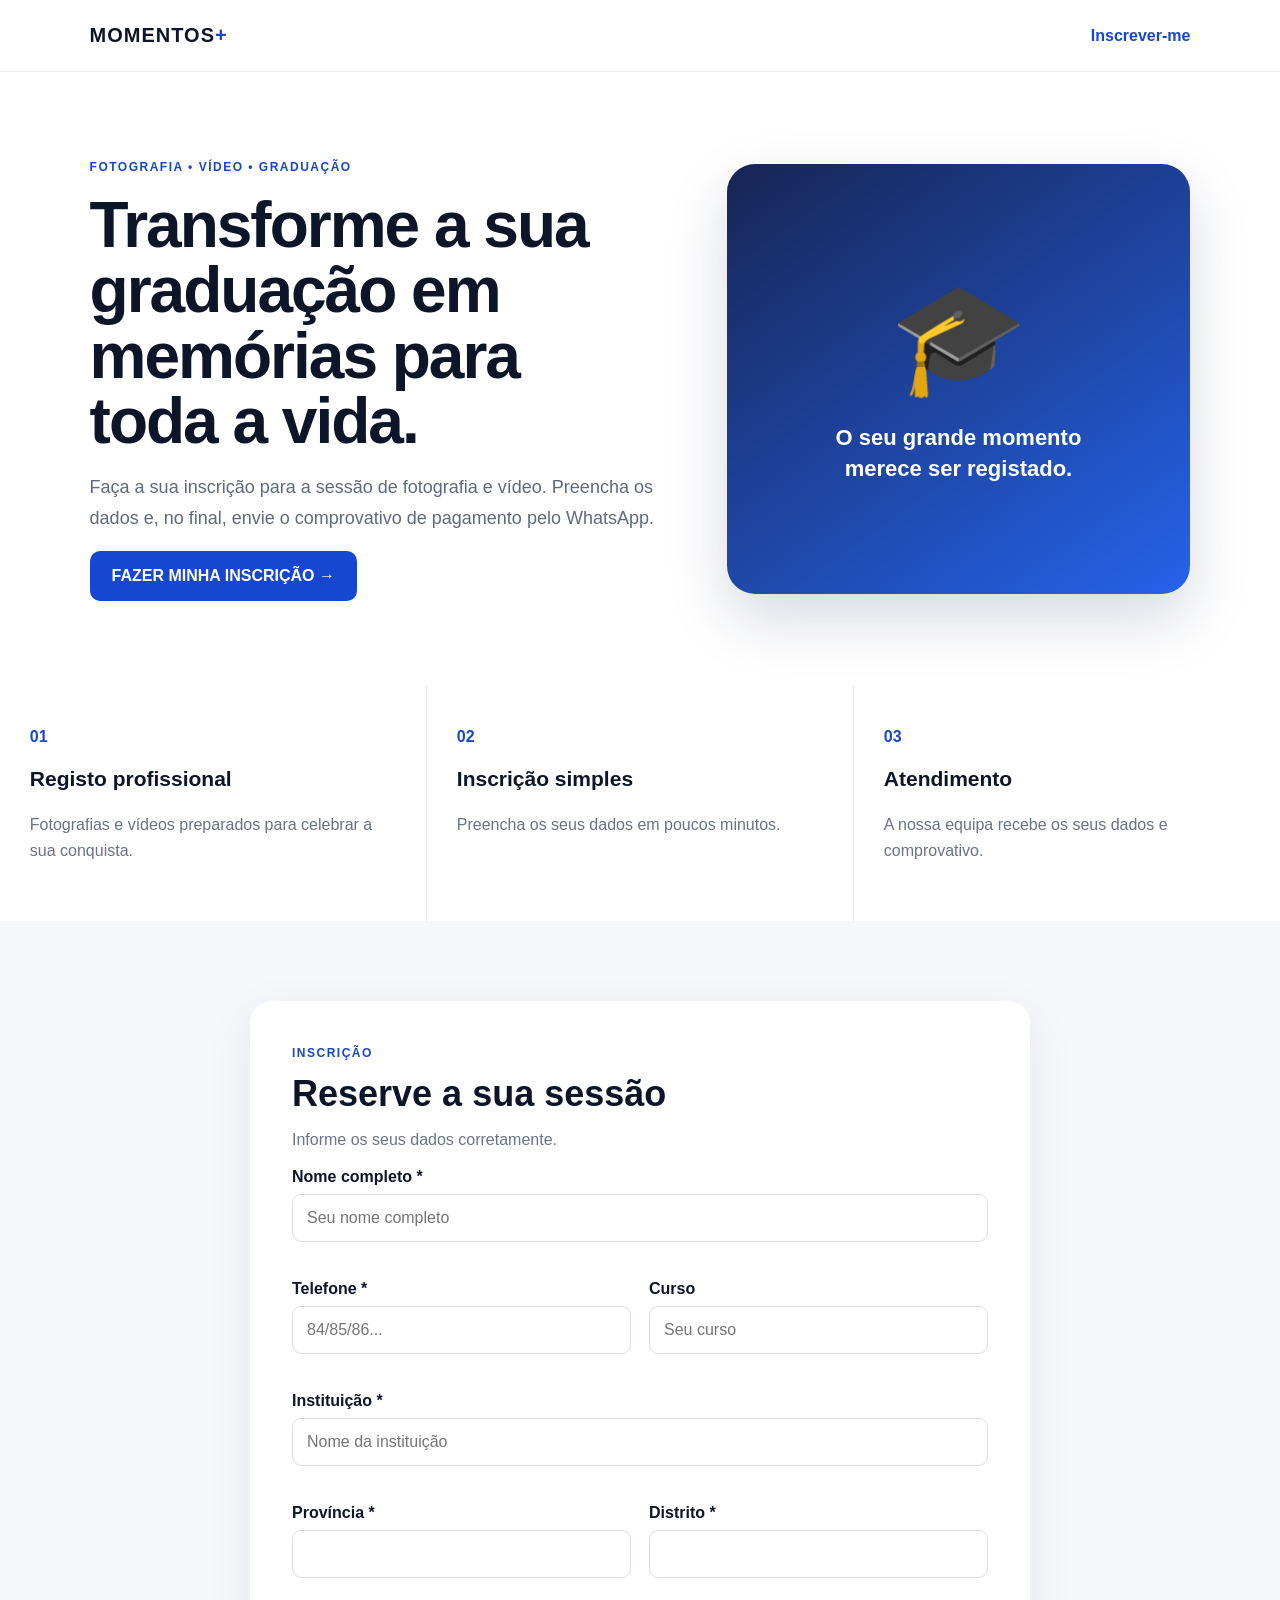
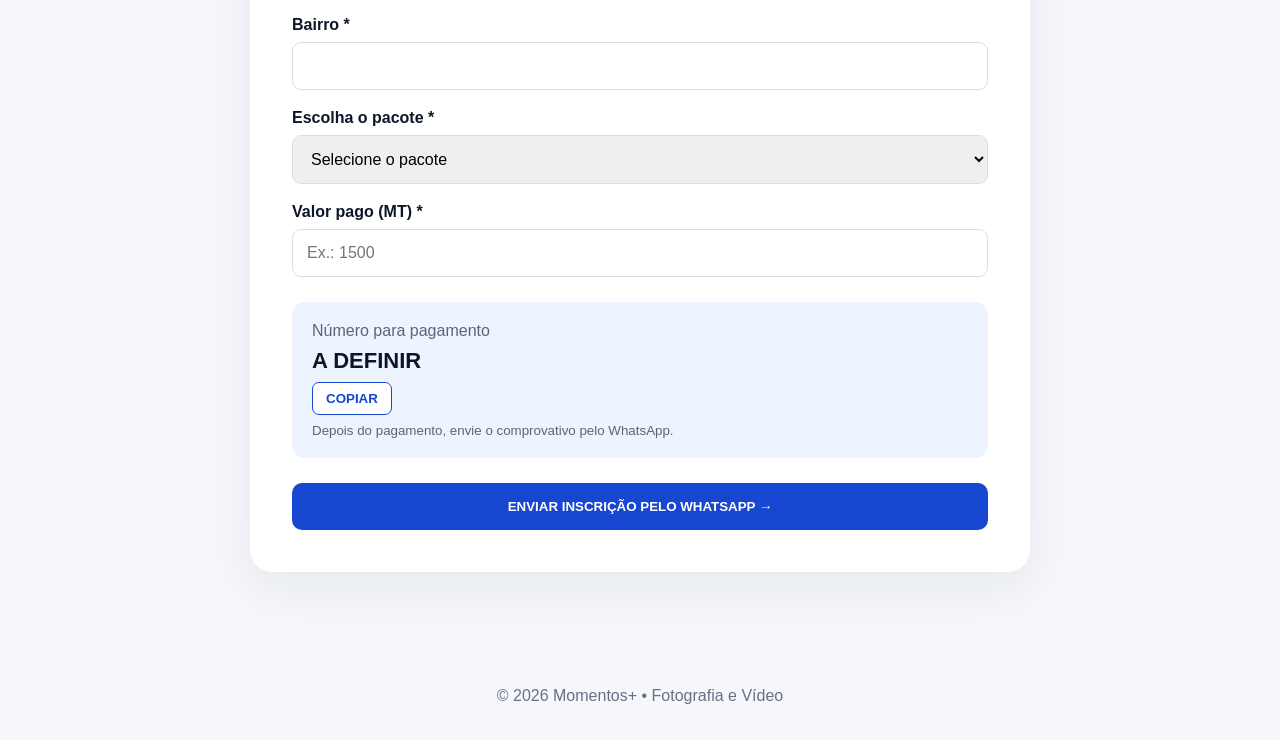
<file: index.html>
<!doctype html><html lang="pt"><head><meta charset="UTF-8"><meta name="viewport" content="width=device-width,initial-scale=1"><title>Memórias de Graduação</title><link rel="stylesheet" href="style.css"></head><body>
<header><div class="logo">MOMENTOS<span>+</span></div><a href="#formulario">Inscrever-me</a></header>
<section class="hero"><div class="hero-copy"><span class="tag">FOTOGRAFIA • VÍDEO • GRADUAÇÃO</span><h1>Transforme a sua graduação em memórias para toda a vida.</h1><p>Faça a sua inscrição para a sessão de fotografia e vídeo. Preencha os dados e, no final, envie o comprovativo de pagamento pelo WhatsApp.</p><a class="primary" href="#formulario">FAZER MINHA INSCRIÇÃO →</a></div><div class="visual"><div class="cap">🎓</div><b>O seu grande momento<br>merece ser registado.</b></div></section>
<section class="benefits"><div><b>01</b><h3>Registo profissional</h3><p>Fotografias e vídeos preparados para celebrar a sua conquista.</p></div><div><b>02</b><h3>Inscrição simples</h3><p>Preencha os seus dados em poucos minutos.</p></div><div><b>03</b><h3>Atendimento</h3><p>A nossa equipa recebe os seus dados e comprovativo.</p></div></section>
<section id="formulario" class="form-section"><div class="form-card"><span class="tag">INSCRIÇÃO</span><h2>Reserve a sua sessão</h2><p>Informe os seus dados corretamente.</p><form id="form">
<label>Nome completo *<input name="name" required placeholder="Seu nome completo"></label>
<div class="two"><label>Telefone *<input name="phone" required placeholder="84/85/86..."></label><label>Curso<input name="course" placeholder="Seu curso"></label></div>
<label>Instituição *<input name="institution" required placeholder="Nome da instituição"></label>
<div class="two"><label>Província *<input name="province" required></label><label>Distrito *<input name="district" required></label></div>
<label>Bairro *<input name="neighborhood" required></label>
<label>Escolha o pacote *<select name="package" required><option value="">Selecione o pacote</option><option>Fotografia</option><option>Vídeo</option><option>Fotografia + Vídeo</option></select></label>
<label>Valor pago (MT) *<input name="amount" type="number" min="1" required placeholder="Ex.: 1500"></label>
<div class="pay"><span>Número para pagamento</span><strong id="paymentNumber">A DEFINIR</strong><button type="button" id="copy">COPIAR</button><small>Depois do pagamento, envie o comprovativo pelo WhatsApp.</small></div>
<button class="primary full" type="submit">ENVIAR INSCRIÇÃO PELO WHATSAPP →</button></form></div></section><footer>© 2026 Momentos+ • Fotografia e Vídeo</footer><script src="app.js"></script></body></html>
</file>
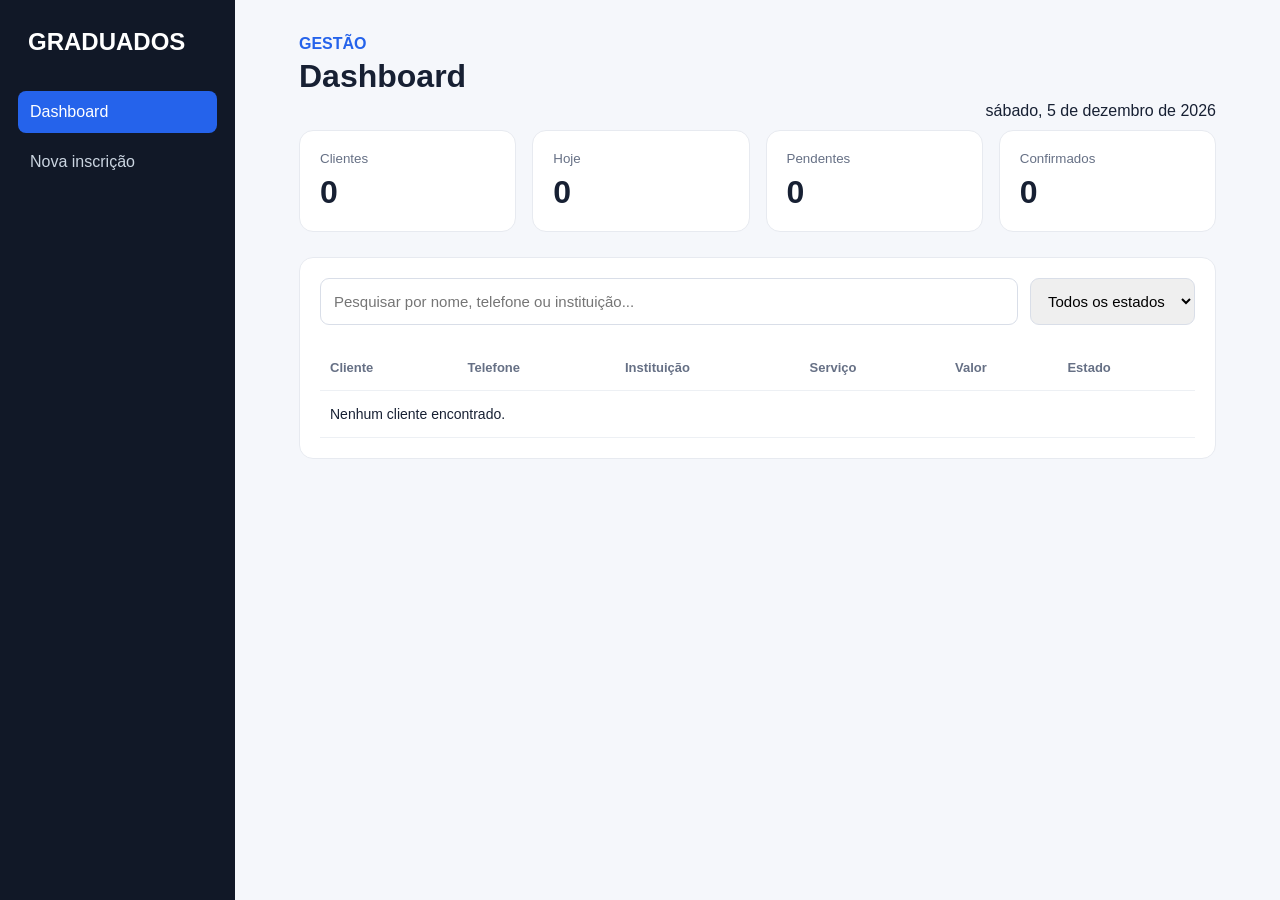
<file: dashboard.html>
<!doctype html><html lang="pt"><head><meta charset="UTF-8"><meta name="viewport" content="width=device-width,initial-scale=1"><title>Dashboard — Graduados</title><link rel="stylesheet" href="dashboard.css"></head><body><aside><h2>GRADUADOS</h2><nav><a class="active" href="dashboard.html">Dashboard</a><a href="index.html">Nova inscrição</a></nav></aside><main><header><div><p>GESTÃO</p><h1>Dashboard</h1></div><span id="date"></span></header><section class="stats"><div><small>Clientes</small><b id="clients">0</b></div><div><small>Hoje</small><b id="today">0</b></div><div><small>Pendentes</small><b id="pending">0</b></div><div><small>Confirmados</small><b id="confirmed">0</b></div></section><section class="panel"><div class="tools"><input id="search" placeholder="Pesquisar por nome, telefone ou instituição..."><select id="status"><option value="">Todos os estados</option><option>Pendente</option><option>Confirmado</option><option>Concluído</option></select></div><div class="table-wrap"><table><thead><tr><th>Cliente</th><th>Telefone</th><th>Instituição</th><th>Serviço</th><th>Valor</th><th>Estado</th></tr></thead><tbody id="rows"></tbody></table></div></section></main><script src="dashboard.js"></script></body></html>
</file>
<file: style.css>
:root{--blue:#1746d1;--dark:#0d1628;--light:#f5f7fb}*{box-sizing:border-box}html{scroll-behavior:smooth}body{margin:0;font-family:Inter,Arial,sans-serif;color:var(--dark);background:var(--light)}header{height:72px;background:#fff;border-bottom:1px solid #e8ebf2;display:flex;align-items:center;justify-content:space-between;padding:0 7%;position:sticky;top:0;z-index:10}.logo{font-weight:900;font-size:20px;letter-spacing:1px}.logo span{color:var(--blue)}header a{color:var(--blue);font-weight:800;text-decoration:none}.hero{padding:85px 7%;min-height:600px;display:grid;grid-template-columns:1.1fr .9fr;gap:70px;align-items:center;background:#fff}.tag{color:var(--blue);font-weight:900;letter-spacing:1.5px;font-size:12px}.hero h1{font-size:clamp(40px,5vw,68px);line-height:1.02;letter-spacing:-2px;margin:18px 0}.hero p{font-size:18px;line-height:1.7;color:#5e6a7e;max-width:650px}.primary{display:inline-block;background:var(--blue);color:#fff;text-decoration:none;border:0;border-radius:10px;padding:16px 22px;font-weight:900;cursor:pointer}.visual{height:430px;border-radius:28px;background:linear-gradient(145deg,#172554,#2563eb);display:flex;flex-direction:column;align-items:center;justify-content:center;color:#fff;text-align:center;box-shadow:0 25px 60px #1725542b}.cap{font-size:110px;margin-bottom:20px}.visual b{font-size:22px;line-height:1.4}.benefits{display:grid;grid-template-columns:repeat(3,1fr);gap:1px;background:#e4e8f0}.benefits div{background:#fff;padding:42px 7%}.benefits b{color:var(--blue)}.benefits h3{font-size:21px}.benefits p{color:#687386;line-height:1.6}.form-section{padding:80px 6%}.form-card{background:#fff;max-width:780px;margin:auto;padding:42px;border-radius:22px;box-shadow:0 15px 50px #11182712}.form-card h2{font-size:36px;margin:12px 0 5px}.form-card>p{color:#697586}.two{display:grid;grid-template-columns:1fr 1fr;gap:18px}label{display:block;font-weight:800;margin:19px 0}input,select{width:100%;padding:14px;margin-top:8px;border:1px solid #d9dee8;border-radius:9px;font-size:16px;outline:none}input:focus,select:focus{border-color:var(--blue)}.pay{background:#edf4ff;border-radius:13px;padding:20px;margin:25px 0;display:grid;gap:8px}.pay span,.pay small{color:#596579}.pay strong{font-size:22px}.pay button{width:max-content;padding:8px 13px;background:#fff;border:1px solid var(--blue);color:var(--blue);border-radius:7px;font-weight:800;cursor:pointer}.full{width:100%;text-align:center}footer{text-align:center;padding:35px;color:#667085}@media(max-width:800px){.hero{grid-template-columns:1fr;padding:60px 6%;gap:35px}.visual{height:300px}.benefits{grid-template-columns:1fr}.two{grid-template-columns:1fr}.form-card{padding:25px}header{padding:0 5%}}
</file>
<file: dashboard.css>
*{box-sizing:border-box}body{margin:0;background:#f5f7fb;color:#172033;font-family:Inter,Arial,sans-serif;display:flex}aside{width:235px;min-height:100vh;background:#111827;color:white;padding:28px 18px;position:fixed}aside h2{margin:0 10px 35px}nav{display:grid;gap:8px}nav a{color:#cbd5e1;text-decoration:none;padding:12px;border-radius:8px}nav a.active,nav a:hover{background:#2563eb;color:#fff}main{margin-left:235px;width:calc(100% - 235px);padding:35px 5%}header{display:flex;justify-content:space-between;align-items:end}header p{color:#2563eb;font-weight:800;margin:0}h1{margin:5px 0 25px}.stats{display:grid;grid-template-columns:repeat(4,1fr);gap:16px;margin:10px 0 25px}.stats div,.panel{background:white;border:1px solid #e7eaf0;border-radius:14px;padding:20px}.stats small{display:block;color:#667085}.stats b{font-size:32px;display:block;margin-top:8px}.tools{display:flex;gap:12px;margin-bottom:20px}.tools input,.tools select{padding:13px;border:1px solid #d9dee8;border-radius:9px;font-size:15px}.tools input{flex:1}.table-wrap{overflow:auto}table{width:100%;border-collapse:collapse}th,td{text-align:left;padding:15px 10px;border-bottom:1px solid #edf0f4}th{font-size:13px;color:#667085}td{font-size:14px}.badge{padding:5px 9px;border-radius:20px;background:#eef2ff}@media(max-width:800px){aside{width:70px;padding:20px 8px}aside h2{font-size:0}aside h2:after{content:"G";font-size:22px;margin-left:17px}nav a{font-size:0}nav a:after{content:"•";font-size:20px;margin-left:20px}main{margin-left:70px;width:calc(100% - 70px)}.stats{grid-template-columns:1fr 1fr}.tools{flex-direction:column}}
</file>
